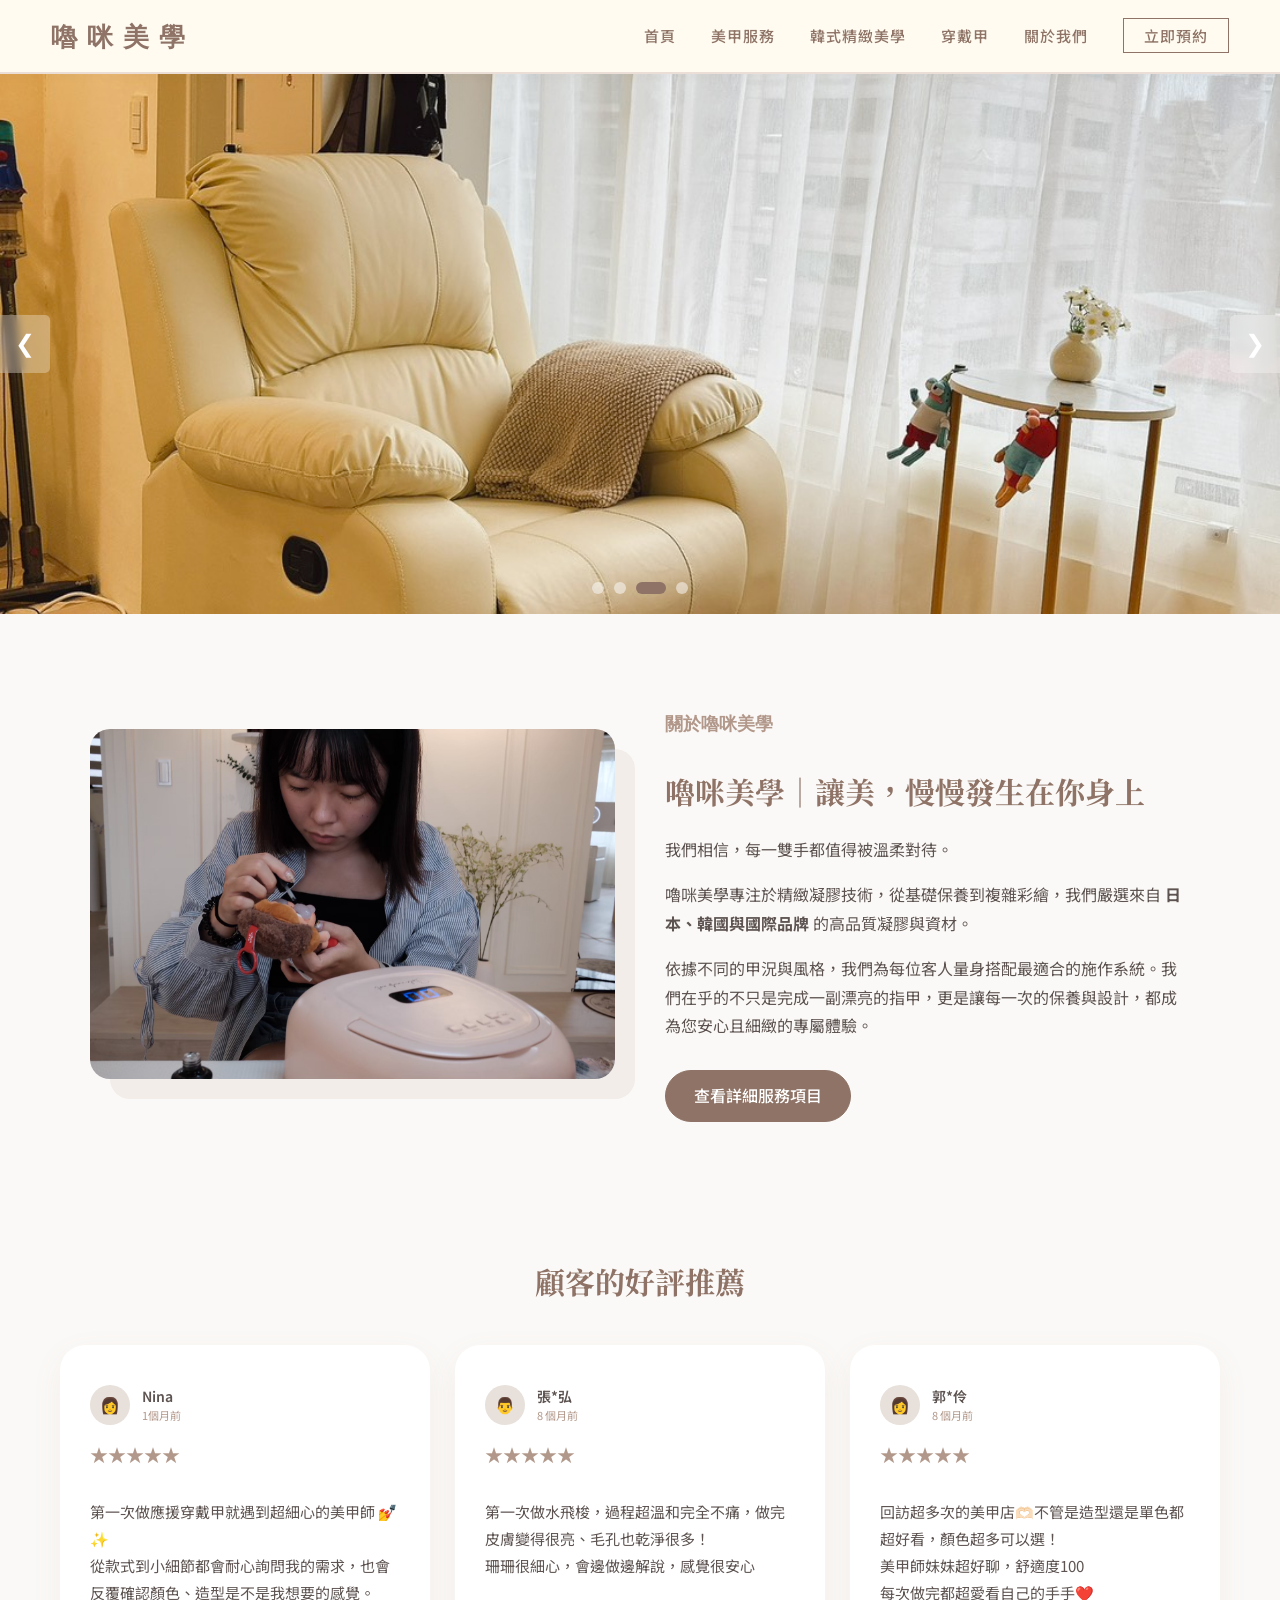
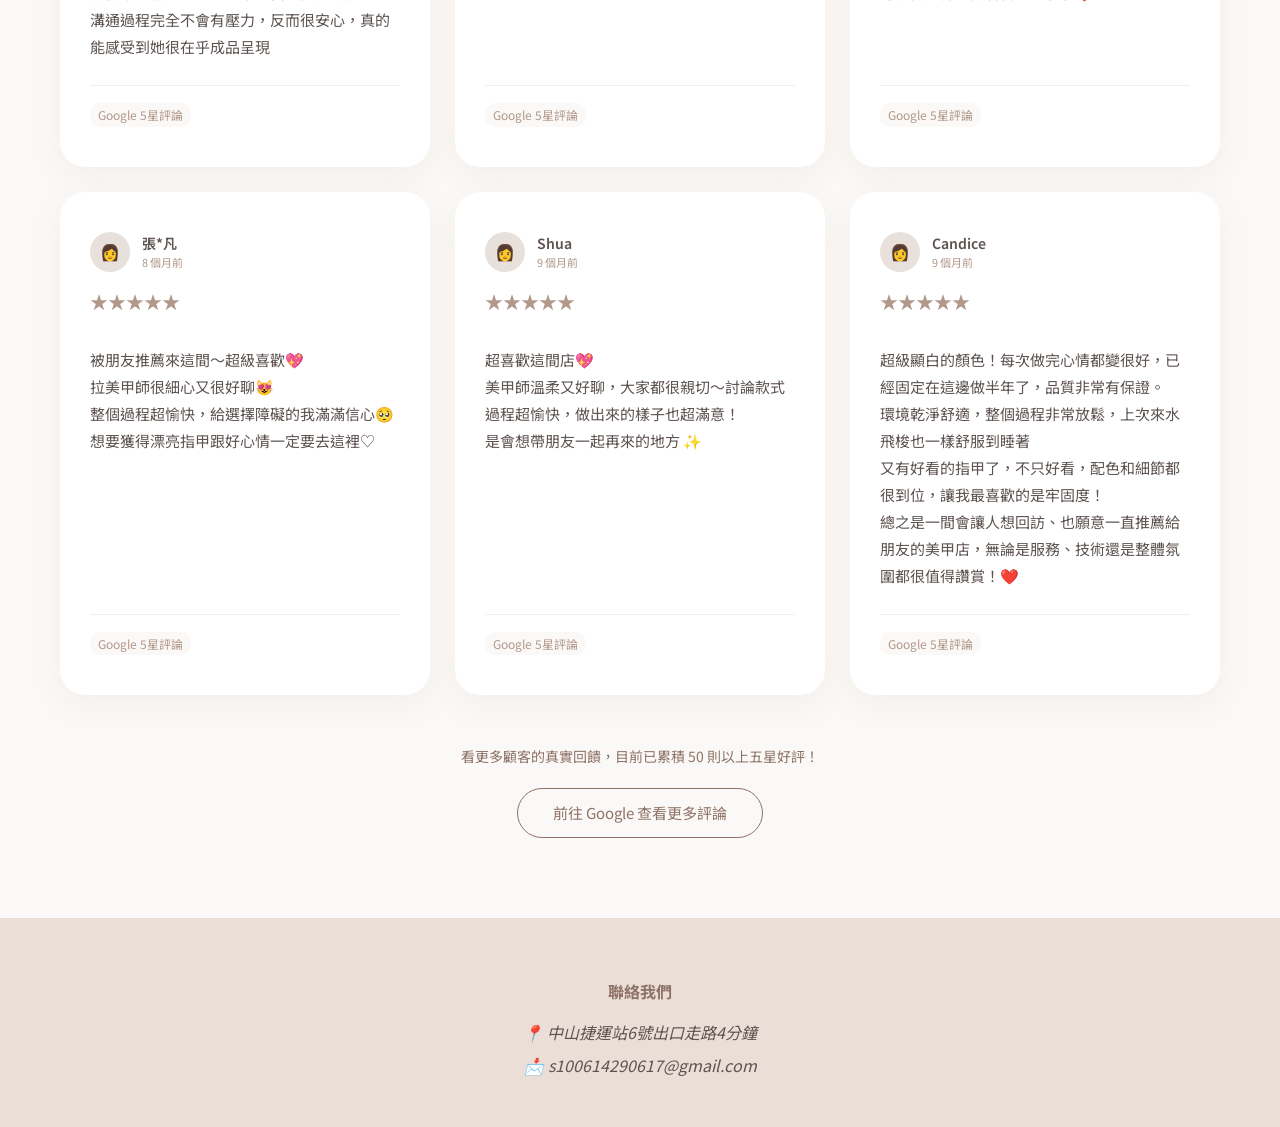
<file: index.html>
<!-- 首頁 -->
<!DOCTYPE html>
<html>
<head>
<meta charset="UTF-8">
<meta name="viewport" content="width=device-width, initial-scale=1.0"> 
<link rel="stylesheet" href="CSS/index.css">
<title>嚕咪美學 Lumi Beauty｜中山美甲・韓式水飛梭・小臉拉提・穿戴甲</title>
<script src="JS/index.js"></script>
</head>
<body>
	<!-- 選單位置 -->
 	<nav class="navbar">
	    <div class="nav-container">
	        <a href="index.html" class="logo">嚕 咪 美 學</a>
			
			<!-- 手機/小螢幕版的"漢堡選單按鈕" -->
	        <button class="menu-toggle" id="mobile-menu">
	            <span class="bar"></span>	<!-- 漢堡的一條線 -->
	            <span class="bar"></span>
	            <span class="bar"></span>
	        </button>
	        
	        <ul class="nav-links" id="nav-links">
	            <li><a href="index.html">首頁</a></li>
	            <li><a href="Manicure.html">美甲服務</a></li>
	            <li><a href="HydraFacial.html">韓式精緻美學</a></li>
	            <li><a href="press_nails.html">穿戴甲</a></li>
	            <li><a href="about.html">關於我們</a></li>
	            <li><a href="reserve.html" class="nav-cta">立即預約</a></li>
	        </ul>
    	</div>
	</nav>
	<!-- 圖片跑馬燈 -->
	<div >
        <div class="hero-carousel">
		    <div class="hero-track">
		        <div class="hero-slide active"><img src="img/Work_Environment/客廳.jpg" alt="舒服等候區"></div>
		        <div class="hero-slide"><img src="img/Work_Environment/按摩椅.jpg" alt="按摩椅"></div>
		        <div class="hero-slide"><img src="img/Work_Environment/足部區.jpg" alt="足部區"></div>
		        <div class="hero-slide"><img src="img/Work_Environment/色卡_1.JPEG" alt="色卡"></div>
		    </div>
		    
		    <button class="hero-prev">&#10094;</button>
		    <button class="hero-next">&#10095;</button>
		    
		    <!-- 跑馬燈下方圓點 -->
		    <div class="hero-dots">
		        <span class="dot active"></span>
		        <span class="dot"></span>
		        <span class="dot"></span>
		        <span class="dot"></span>
		    </div>
		</div>

		<!-- 關於我們 -->
		<section class="about-section">
		    <div class="about-container">
		        <div class="about-image">
		            <img src="img/Work_Environment/美甲師.jpg" alt="主理人工作照">
		        </div>
		        <div class="about-content">
		            <h2 class="section-subtitle">關於嚕咪美學</h2>
		            <h3 class="section-title">嚕咪美學｜讓美，慢慢發生在你身上</h3>
		            <div class="philosophy-text">
		                <p>我們相信，每一雙手都值得被溫柔對待。</p>
		                <p>
		                    嚕咪美學專注於精緻凝膠技術，從基礎保養到複雜彩繪，我們嚴選來自 <strong>日本、韓國與國際品牌</strong> 的高品質凝膠與資材。
		                </p>
		                <p>
		                    依據不同的甲況與風格，我們為每位客人量身搭配最適合的施作系統。我們在乎的不只是完成一副漂亮的指甲，更是讓每一次的保養與設計，都成為您安心且細緻的專屬體驗。
		                </p>
		            </div>
		            <a href="Manicure.html" class="about-btn">查看詳細服務項目</a>
		        </div>
		    </div>
		</section>
		
		<!-- 顧客的好評推薦 -->
		<section class="testimonials-section">
    <div class="container">
        <h2 class="section-title">顧客的好評推薦</h2>
        
        <div class="testimonial-grid">
            <div class="testimonial-card">
                <div class="client-header">
                    <div class="client-avatar">👩</div>
                    <div class="client-meta">
                        <span class="client-name">Nina</span>
	                	<span class="review-date">1個月前</span>
                    </div>
                </div>
                <div class="stars">★★★★★</div>
                <p class="review-text">
	                第一次做應援穿戴甲就遇到超細心的美甲師 💅✨<br>
					從款式到小細節都會耐心詢問我的需求，也會反覆確認顏色、造型是不是我想要的感覺。<br>
					溝通過程完全不會有壓力，反而很安心，真的能感受到她很在乎成品呈現
				</p>
                <div class="client-info">
                    <span class="verified-tag">Google 5星評論</span>
                </div>
            </div>

            <div class="testimonial-card">
                <div class="client-header">
                    <div class="client-avatar">👨</div>
                    <div class="client-meta">
                        <span class="client-name">張*弘</span>
                        <span class="review-date">8 個月前</span>
                    </div>
                </div>
                <div class="stars">★★★★★</div>
                <p class="review-text">
                	第一次做水飛梭，過程超溫和完全不痛，做完皮膚變得很亮、毛孔也乾淨很多！<br>
                	珊珊很細心，會邊做邊解說，感覺很安心
                </p>
                <div class="client-info">
                    <span class="verified-tag">Google 5星評論</span>
                </div>
            </div>

            <div class="testimonial-card">
                <div class="client-header">
                    <div class="client-avatar">👩</div>
                    <div class="client-meta">
                        <span class="client-name">郭*伶</span>
                        <span class="review-date">8 個月前</span>
                    </div>
                </div>
                <div class="stars">★★★★★</div>
                <p class="review-text">
                    回訪超多次的美甲店🫶🏻不管是造型還是單色都超好看，顏色超多可以選！<br>
                    美甲師妹妹超好聊，舒適度100<br>
					每次做完都超愛看自己的手手❤️
                </p>
                <div class="client-info">
                    <span class="verified-tag">Google 5星評論</span>
                </div>
            </div>

            <div class="testimonial-card">
                <div class="client-header">
                    <div class="client-avatar">👩</div>
                    <div class="client-meta">
                        <span class="client-name">張*凡</span>
                        <span class="review-date">8 個月前</span>
                    </div>
                </div>
                <div class="stars">★★★★★</div>
                <p class="review-text">
                	被朋友推薦來這間～超級喜歡💖<br>
                	拉美甲師很細心又很好聊😻<br>
                	整個過程超愉快，給選擇障礙的我滿滿信心🥺<br>
                	想要獲得漂亮指甲跟好心情一定要去這裡♡
                </p>
                <div class="client-info">
                    <span class="verified-tag">Google 5星評論</span>
                </div>
            </div>

            <div class="testimonial-card">
                <div class="client-header">
                    <div class="client-avatar">👩</div>
                    <div class="client-meta">
                        <span class="client-name">Shua</span>
                        <span class="review-date">9 個月前</span>
                    </div>
                </div>
                <div class="stars">★★★★★</div>
                <p class="review-text">
                	超喜歡這間店💖 <br>
                	美甲師溫柔又好聊，大家都很親切～討論款式過程超愉快，做出來的樣子也超滿意！<br>
                	是會想帶朋友一起再來的地方 ✨
                </p>
                <div class="client-info">
                    <span class="verified-tag">Google 5星評論</span>
                </div>
            </div>

            <div class="testimonial-card">
                <div class="client-header">
                    <div class="client-avatar">👩</div>
                    <div class="client-meta">
                        <span class="client-name">Candice</span>
                        <span class="review-date">9 個月前</span>
                    </div>
                </div>
                <div class="stars">★★★★★</div>
                <p class="review-text">
                	超級顯白的顏色！每次做完心情都變很好，已經固定在這邊做半年了，品質非常有保證。<br>
                	環境乾淨舒適，整個過程非常放鬆，上次來水飛梭也一樣舒服到睡著<br>
                	又有好看的指甲了，不只好看，配色和細節都很到位，讓我最喜歡的是牢固度！<br>
                	總之是一間會讓人想回訪、也願意一直推薦給朋友的美甲店，無論是服務、技術還是整體氛圍都很值得讚賞！❤️
                </p>
                <div class="client-info">
                    <span class="verified-tag">Google 5星評論</span>
                </div>
            </div>
            
        </div>

        <div class="google-link-wrapper">
            <p>看更多顧客的真實回饋，目前已累積 50 則以上五星好評！</p>
            <a href="#" target="_blank" class="google-review-btn">
                前往 Google 查看更多評論
            </a>
        </div>
    </div>
</section>
    </div>
	
	<footer class="footer">
	  <div class="footer-contact">
	    <h4>聯絡我們</h4>
	    
	    <address>
	      <p>
	        <span class="icon">📍</span> 
	        中山捷運站6號出口走路4分鐘
	      </p>
	      
	      <p>
	        <span class="icon">📩</span> 
	        s100614290617@gmail.com
	      </p>
	    </address>
	  </div>
	</footer>
	
	<div class="mobile-sticky-cta">
	    <a href="reserve.html" class="sticky-cta-btn">✨ 立即線上預約</a>
	</div>

</body>

</html>
</file>
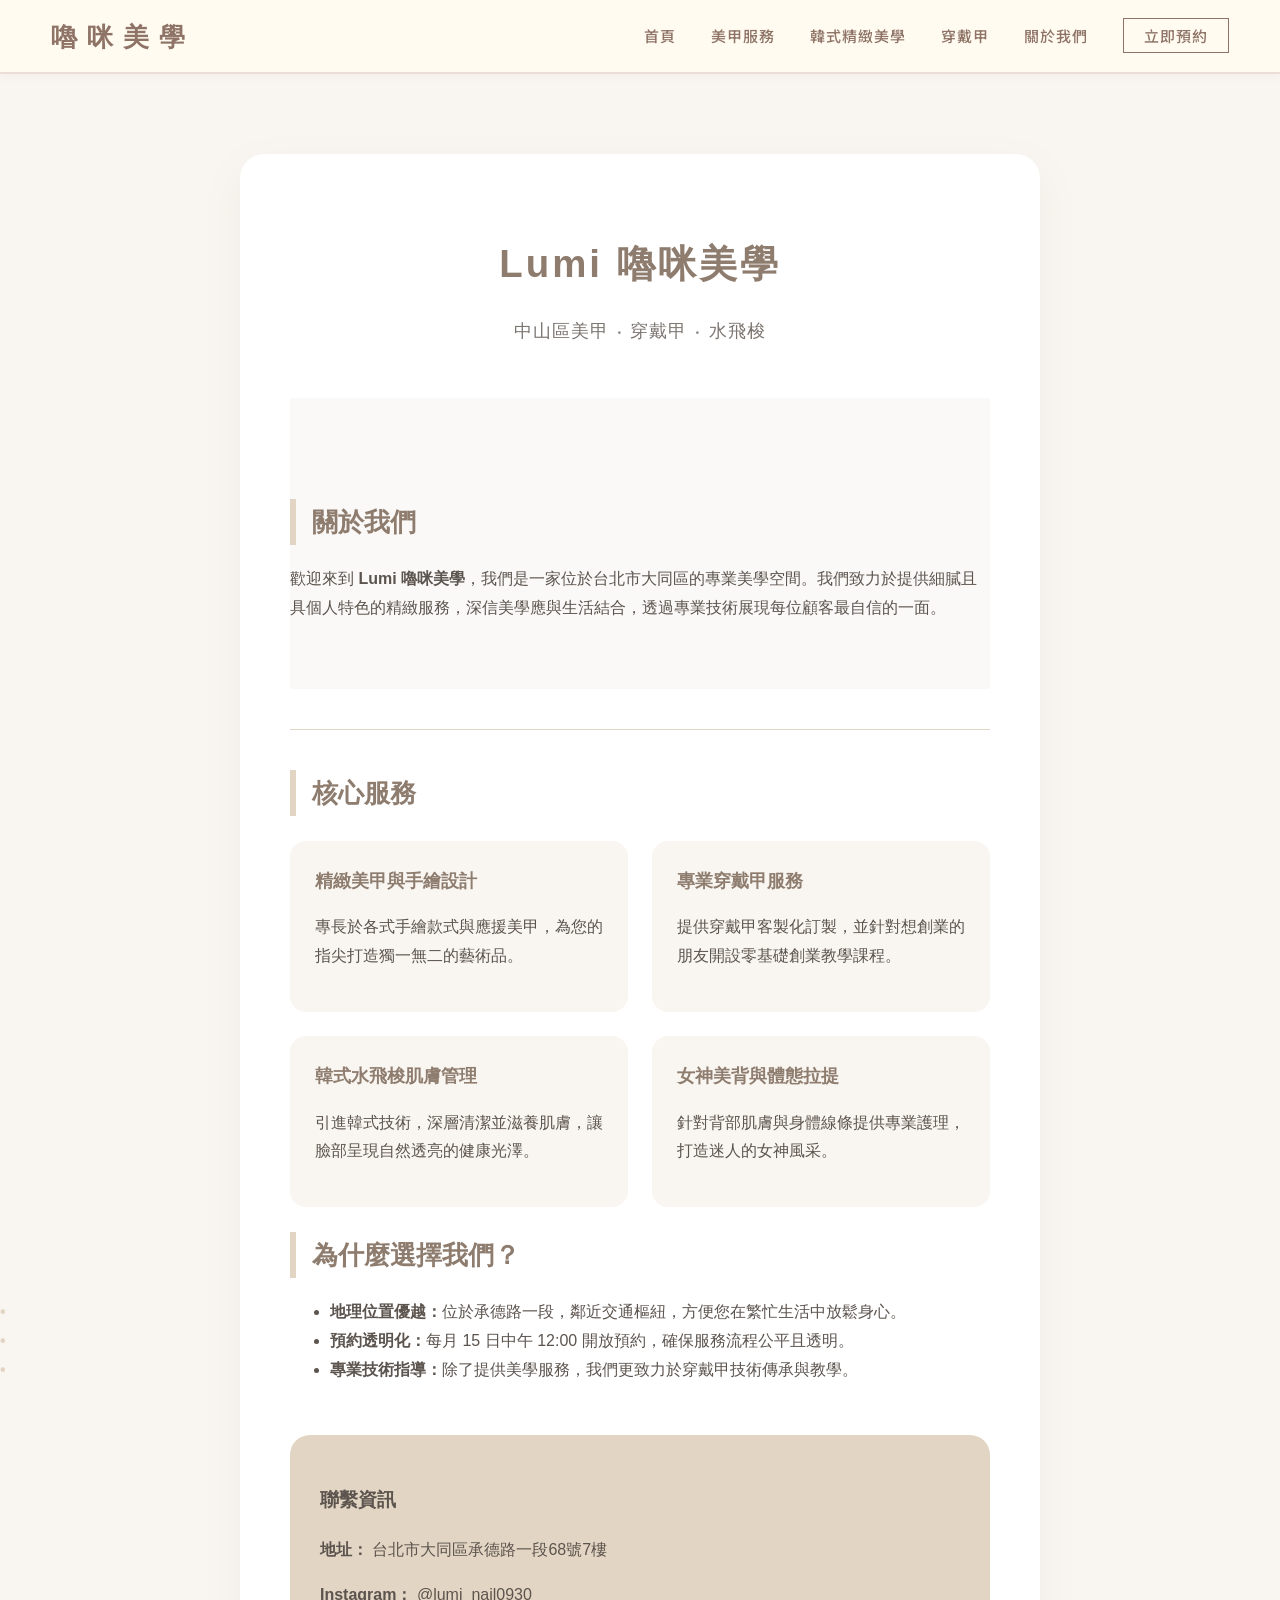
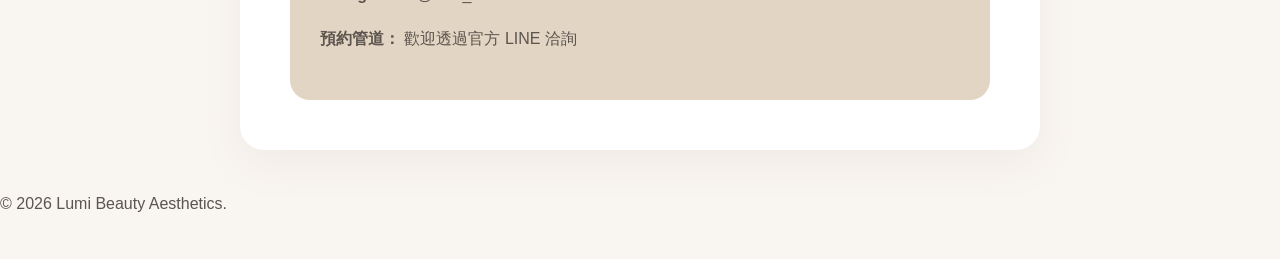
<file: about.html>
<!DOCTYPE html>
<html lang="zh-TW">
<head>
	<meta charset="UTF-8">
	<meta name="viewport" content="width=device-width, initial-scale=1.0"> 
	<link rel="stylesheet" href="CSS/index.css">
	<link rel="stylesheet" href="CSS/about.css">
	<title>嚕咪美學 Lumi Beauty｜中山美甲・韓式水飛梭・小臉拉提・穿戴甲</title>
	<script src="JS/index.js"></script>
</head>
<body>

<div class="container">
	<!-- 選單位置 -->
 	<nav class="navbar">
	    <div class="nav-container">
	        <a href="index.html" class="logo">嚕 咪 美 學</a>
			
			<!-- 手機/小螢幕版的"漢堡選單按鈕" -->
	        <button class="menu-toggle" id="mobile-menu">
	            <span class="bar"></span>	<!-- 漢堡的一條線 -->
	            <span class="bar"></span>
	            <span class="bar"></span>
	        </button>
	        
	        <ul class="nav-links" id="nav-links">
	            <li><a href="index.html">首頁</a></li>
	            <li><a href="Manicure.html">美甲服務</a></li>
	            <li><a href="HydraFacial.html">韓式精緻美學</a></li>
	            <li><a href="press_nails.html">穿戴甲</a></li>
	            <li><a href="#">關於我們</a></li>
	            <li><a href="reserve.html" class="nav-cta">立即預約</a></li>
	        </ul>
    	</div>
	</nav>
	
    <!-- 這裡是「關於我們」的專屬區塊 -->
<div class="about-page-wrapper">
    <div class="container">
        <header class="about-header">
            <h1>Lumi 嚕咪美學</h1>
            <p class="subtitle">中山區美甲 ‧ 穿戴甲 ‧ 水飛梭</p>
        </header>

        <section class="about-section">
            <h2>關於我們</h2>
            <p>歡迎來到 <strong>Lumi 嚕咪美學</strong>，我們是一家位於台北市大同區的專業美學空間。我們致力於提供細膩且具個人特色的精緻服務，深信美學應與生活結合，透過專業技術展現每位顧客最自信的一面。</p>
        </section>

        <hr class="divider">

        <section>
            <h2>核心服務</h2>
            <div class="service-grid">
                <div class="service-item">
                    <span class="service-title">精緻美甲與手繪設計</span>
                    <p>專長於各式手繪款式與應援美甲，為您的指尖打造獨一無二的藝術品。</p>
                </div>
                <div class="service-item">
                    <span class="service-title">專業穿戴甲服務</span>
                    <p>提供穿戴甲客製化訂製，並針對想創業的朋友開設零基礎創業教學課程。</p>
                </div>
                <div class="service-item">
                    <span class="service-title">韓式水飛梭肌膚管理</span>
                    <p>引進韓式技術，深層清潔並滋養肌膚，讓臉部呈現自然透亮的健康光澤。</p>
                </div>
                <div class="service-item">
                    <span class="service-title">女神美背與體態拉提</span>
                    <p>針對背部肌膚與身體線條提供專業護理，打造迷人的女神風采。</p>
                </div>
            </div>
        </section>

        <section class="highlights">
            <h2>為什麼選擇我們？</h2>
            <ul class="custom-list">
                <li><strong>地理位置優越：</strong>位於承德路一段，鄰近交通樞紐，方便您在繁忙生活中放鬆身心。</li>
                <li><strong>預約透明化：</strong>每月 15 日中午 12:00 開放預約，確保服務流程公平且透明。</li>
                <li><strong>專業技術指導：</strong>除了提供美學服務，我們更致力於穿戴甲技術傳承與教學。</li>
            </ul>
        </section>

        <footer class="info-box">
            <h3>聯繫資訊</h3>
            <div class="contact-info">
                <p><strong>地址：</strong> 台北市大同區承德路一段68號7樓</p>
                <p><strong>Instagram：</strong> @lumi_nail0930</p>
                <p><strong>預約管道：</strong> 歡迎透過官方 LINE 洽詢</p>
            </div>
        </footer>
    </div>

    <div class="copyright">
        &copy; 2026 Lumi Beauty Aesthetics.
    </div>
</div>

</body>
</html>
</file>
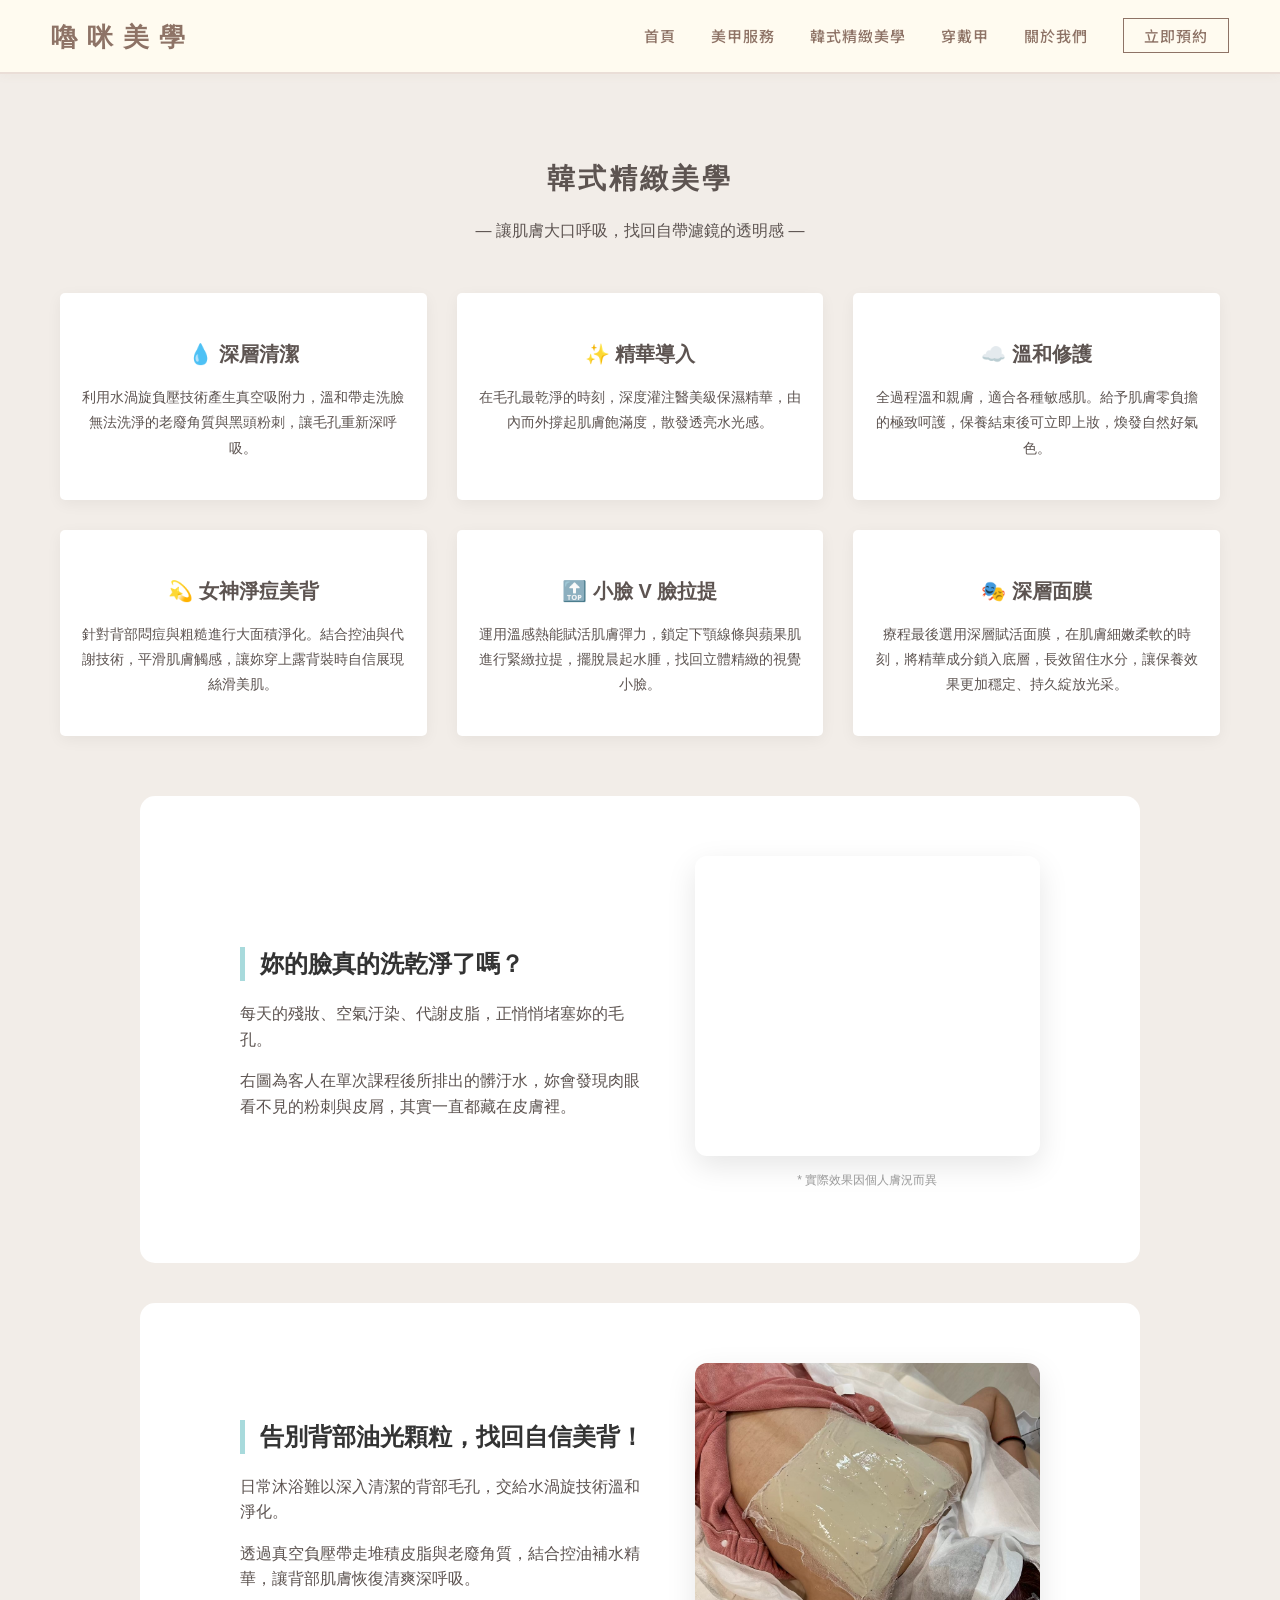
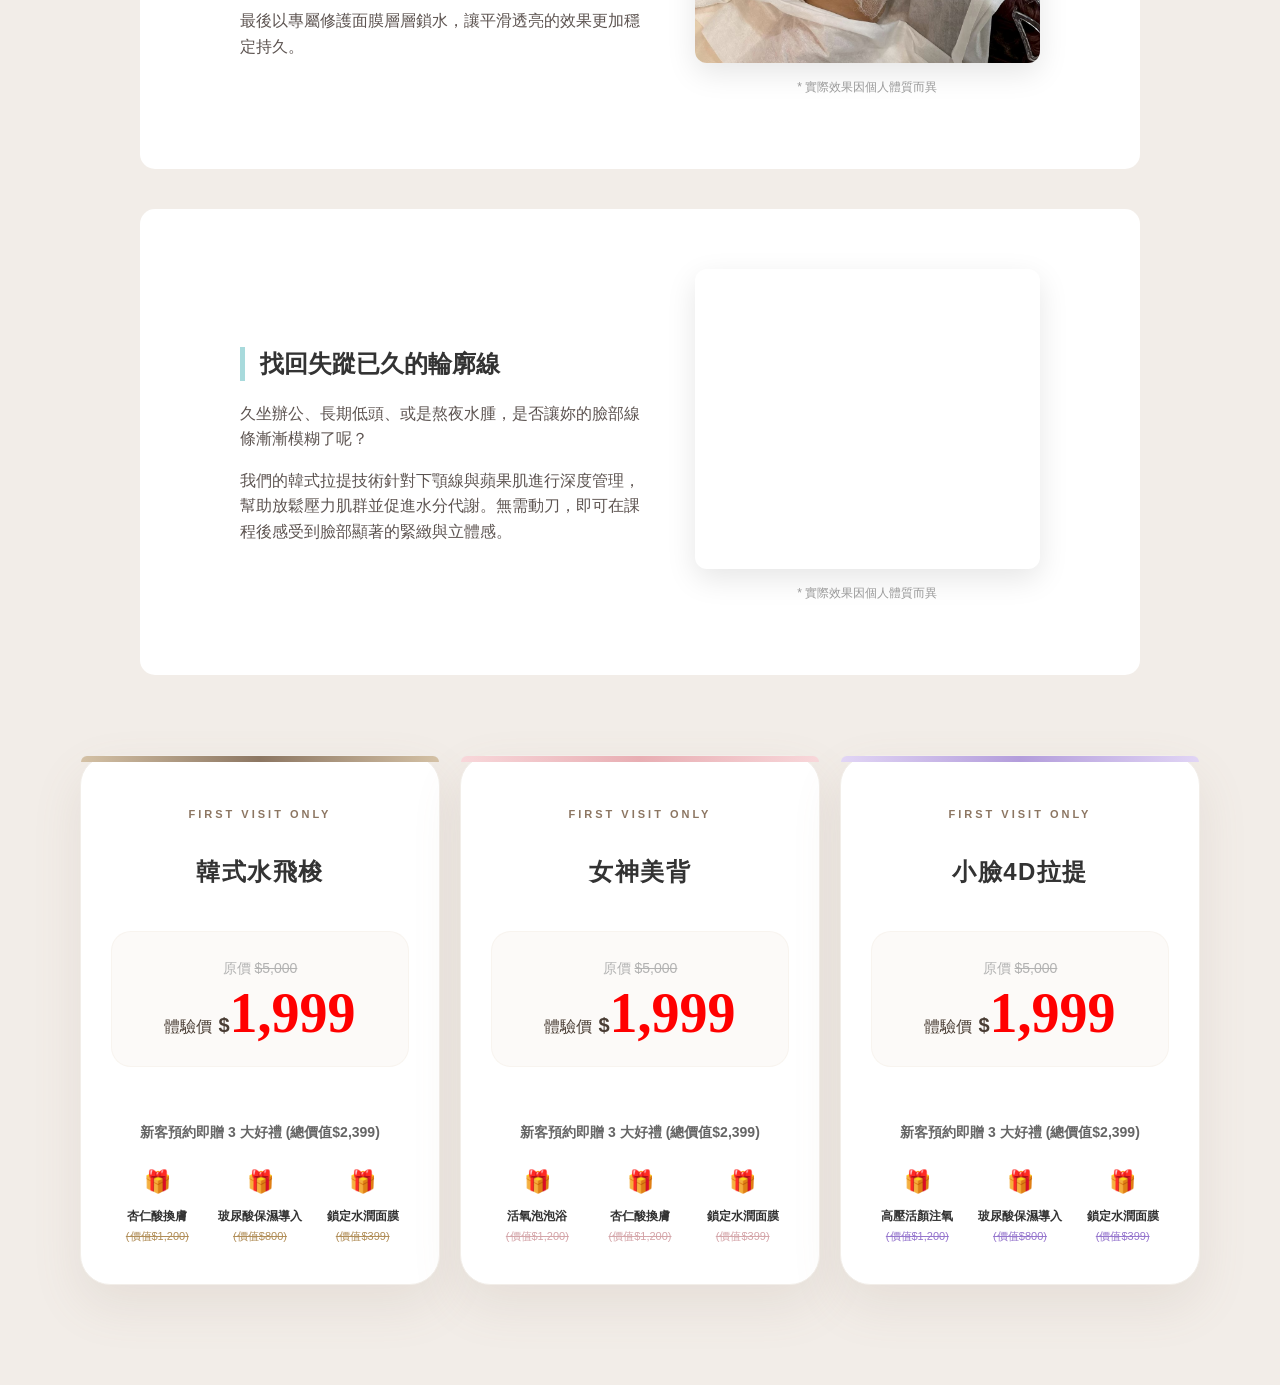
<file: HydraFacial.html>
<!-- 水飛梭 -->
<!DOCTYPE html>
<html>
<head>
	<meta charset="UTF-8">
	<link rel="stylesheet" href="CSS/HydraFacial.css">
	<link rel="stylesheet" href="CSS/index.css">
	<title>嚕咪美學 Lumi Beauty｜中山美甲・韓式水飛梭・小臉拉提・穿戴甲</title>
	<script src="JS/index.js"></script>
</head>
<body>
	 <nav class="navbar">
	    <div class="nav-container">
	        <a href="index.html" class="logo">嚕 咪 美 學</a>
			
			<!-- 手機/小螢幕版的"漢堡選單按鈕" -->
	        <button class="menu-toggle" id="mobile-menu">
	            <span class="bar"></span>	<!-- 漢堡的一條線 -->
	            <span class="bar"></span>
	            <span class="bar"></span>
	        </button>
	        
	        <ul class="nav-links" id="nav-links">
	            <li><a href="index.html">首頁</a></li>
	            <li><a href="Manicure.html">美甲服務</a></li>
	            <li><a href="HydraFacial.html">韓式精緻美學</a></li>
	            <li><a href="press_nails.html">穿戴甲</a></li>
	            <li><a href="#">關於我們</a></li>
	            <li><a href="#" class="nav-cta">立即預約</a></li>
	        </ul>
    	</div>
	</nav>
	
	<section class="aqua-peel-section">
	    <div class="section-header">
	        <h2>韓式精緻美學</h2>
	        <p>— 讓肌膚大口呼吸，找回自帶濾鏡的透明感 —</p>
	    </div>
	
	    <div class="features-container">
		    <div class="feature-card">
		        <h3>💧 深層清潔</h3>
		        <p>利用水渦旋負壓技術產生真空吸附力，溫和帶走洗臉無法洗淨的老廢角質與黑頭粉刺，讓毛孔重新深呼吸。</p>
		    </div>
		
		    <div class="feature-card">
		        <h3>✨ 精華導入</h3>
		        <p>在毛孔最乾淨的時刻，深度灌注醫美級保濕精華，由內而外撐起肌膚飽滿度，散發透亮水光感。</p>
		    </div>
		
		    <div class="feature-card">
		        <h3>☁️ 溫和修護</h3>
		        <p>全過程溫和親膚，適合各種敏感肌。給予肌膚零負擔的極致呵護，保養結束後可立即上妝，煥發自然好氣色。</p>
		    </div>
		
		    <div class="feature-card">
		        <h3>💫 女神淨痘美背</h3>
		        <p>針對背部悶痘與粗糙進行大面積淨化。結合控油與代謝技術，平滑肌膚觸感，讓妳穿上露背裝時自信展現絲滑美肌。</p>
		    </div>
		
		    <div class="feature-card">
		        <h3>🔝 小臉 V 臉拉提</h3>
		        <p>運用溫感熱能賦活肌膚彈力，鎖定下顎線條與蘋果肌進行緊緻拉提，擺脫晨起水腫，找回立體精緻的視覺小臉。</p>
		    </div>
		
		    <div class="feature-card">
		        <h3>🎭 深層面膜</h3>
		        <p>療程最後選用深層賦活面膜，在肌膚細嫩柔軟的時刻，將精華成分鎖入底層，長效留住水分，讓保養效果更加穩定、持久綻放光采。</p>
		    </div>
		</div>
		
		<!-- 水飛梭 -->
	    <div class="aqua-main-section">
		    <div class="aqua-content-flex">
		        
		        <div class="aqua-text-box">
		            <h3>妳的臉真的洗乾淨了嗎？</h3>
		            <p>每天的殘妝、空氣汙染、代謝皮脂，正悄悄堵塞妳的毛孔。</p>
		            <p>右圖為客人在單次課程後所排出的髒汙水，妳會發現肉眼看不見的粉刺與皮屑，其實一直都藏在皮膚裡。</p>
		        </div>
		
		        <div class="aqua-video-container">
		            <div class="video-crop-frame">
		                <video class="aqua-video-style" autoplay muted loop playsinline>
		                    <source src="img/水飛梭/吸出來的粉刺水.mp4" type="video/mp4">
		                </video>
		            </div>
		            <p class="video-caption">* 實際效果因個人膚況而異</p>
		        </div>
		
		    </div>
		</div>
		
		<!-- 女神美背 -->
		<div class="aqua-main-section">
		    <div class="aqua-content-flex">
		        
		        <div class="aqua-text-box">
		            <h3>告別背部油光顆粒，找回自信美背！</h3>
		            <p>日常沐浴難以深入清潔的背部毛孔，交給水渦旋技術溫和淨化。</p>
		            <p>透過真空負壓帶走堆積皮脂與老廢角質，結合控油補水精華，讓背部肌膚恢復清爽深呼吸。</p>
		            <p>最後以專屬修護面膜層層鎖水，讓平滑透亮的效果更加穩定持久。</p>
		        </div>
		
		        <div class="aqua-video-container">
		            <div class="video-crop-frame">
					    <img src="img/水飛梭/美背.jpg" class="aqua-video-style" alt="美背療程展示">
					</div>
		            <p class="video-caption">* 實際效果因個人體質而異</p>
		        </div>
		
		    </div>
		</div>
		
		<!-- 小臉拉提 -->
		<div class="aqua-main-section">
		    <div class="aqua-content-flex" > 
		        
		        <div class="aqua-text-box">
		            <h3>找回失蹤已久的輪廓線</h3>
		            <p>久坐辦公、長期低頭、或是熬夜水腫，是否讓妳的臉部線條漸漸模糊了呢？</p>
		            <p>我們的韓式拉提技術針對下顎線與蘋果肌進行深度管理，幫助放鬆壓力肌群並促進水分代謝。無需動刀，即可在課程後感受到臉部顯著的緊緻與立體感。</p>
		        </div>
		
		        <div class="aqua-video-container">
		            <div class="video-crop-frame">
		                <video class="aqua-video-style" autoplay muted loop playsinline>
		                    <source src="img/水飛梭/拉提.mp4" type="video/mp4">
		                </video>
		            </div>
		            <p class="video-caption">* 實際效果因個人體質而異</p>
		        </div>
		
		    </div>
		</div>
		
		<!-- 水飛梭 -->
		<div class="offer-wrapper">
			<div class="new-guest-offer gold">
			    <div class="offer-header">
			        <span class="offer-badge">First Visit Only</span>
			        <h2 class="offer-title">韓式水飛梭</h2>
			    </div>
			    
			    <div class="offer-body">
			        <div class="offer-price">
			            <span class="original-line">原價 <span class="strikethrough">$5,000</span></span>
			            <div class="main-price">
			                <span class="price-label">體驗價</span>
			                <span class="currency">$</span>
			                <span class="discount-amount">1,999</span>
			            </div>
			        </div>
			        
			        <div class="gift-container">
			            <p class="gift-header">新客預約即贈 3 大好禮 <span>(總價值$2,399)</span></p>
			            <div class="gift-grid">
			                <div class="gift-item">
							    <div class="gift-icon">🎁</div>
							    <div class="gift-name">杏仁酸換膚<br><span class="strikethrough">(價值$1,200)</span></div>
							</div>
			                <div class="gift-item">
			                    <div class="gift-icon">🎁</div>
			                    <div class="gift-name">玻尿酸保濕導入<br><span class="strikethrough">(價值$800)</span></div>
			                </div>
			                <div class="gift-item">
			                    <div class="gift-icon">🎁</div>
			                    <div class="gift-name">鎖定水潤面膜<br><span class="strikethrough">(價值$399)</span></div>
			                </div>
			            </div>
			        </div>
			    </div>
			</div>
			<!-- 女神美背 -->
			<div class="new-guest-offer pink">
			    <div class="offer-header">
			        <span class="offer-badge">First Visit Only</span>
			        <h2 class="offer-title">女神美背</h2>
			    </div>
			    <div class="offer-body">
			        <div class="offer-price">
			            <span class="original-line">原價 <span class="strikethrough">$5,000</span></span>
			            <div class="main-price">
			                <span class="price-label">體驗價</span>
			                <span class="currency">$</span>
			                <span class="discount-amount">1,999</span>
			            </div>
			        </div>
			        <div class="gift-container">
			            <p class="gift-header">新客預約即贈 3 大好禮 <span>(總價值$2,399)</span></p>
			            <div class="gift-grid">
			                <div class="gift-item">
							    <div class="gift-icon">🎁</div>
							    <div class="gift-name">活氧泡泡浴<br><span class="strikethrough">(價值$1,200)</span></div>
							</div>
			                <div class="gift-item">
			                    <div class="gift-icon">🎁</div>
			                    <div class="gift-name">杏仁酸換膚<br><span class="strikethrough">(價值$1,200)</span></div>
			                </div>
			                <div class="gift-item">
			                    <div class="gift-icon">🎁</div>
			                    <div class="gift-name">鎖定水潤面膜<br><span class="strikethrough">(價值$399)</span></div>
			                </div>
			            </div>
			        </div>
			    </div>
			</div>
			
			<!-- 小臉4D拉提 -->
		<div class="new-guest-offer purple">
		    <div class="offer-header">
		        <span class="offer-badge">First Visit Only</span>
		        <h2 class="offer-title">小臉4D拉提</h2>
		    </div>
		    <div class="offer-body">
		        <div class="offer-price">
		            <span class="original-line">原價 <span class="strikethrough">$5,000</span></span>
		            <div class="main-price">
		                <span class="price-label">體驗價</span>
		                <span class="currency">$</span>
		                <span class="discount-amount">1,999</span>
		            </div>
		        </div>
		        <div class="gift-container">
		            <p class="gift-header">新客預約即贈 3 大好禮 <span>(總價值$2,399)</span></p>
		            <div class="gift-grid">
		                <div class="gift-item">
						    <div class="gift-icon">🎁</div>
						    <div class="gift-name">高壓活顏注氧<br><span class="strikethrough">(價值$1,200)</span></div>
						</div>
		                <div class="gift-item">
		                    <div class="gift-icon">🎁</div>
		                    <div class="gift-name">玻尿酸保濕導入<br><span class="strikethrough">(價值$800)</span></div>
		                </div>
		                <div class="gift-item">
		                    <div class="gift-icon">🎁</div>
		                    <div class="gift-name">鎖定水潤面膜<br><span class="strikethrough">(價值$399)</span></div>
		                </div>
		            </div>
		        </div>
		    </div>
		</div>
		</div>
		
	</section>
</body>
</html>
</file>
<file: CSS/index.css>
@charset "UTF-8";

/* --- 1. 引入字體 --- */
@import url('https://fonts.googleapis.com/css2?family=Noto+Serif+TC:wght@400;700&family=Noto+Sans+TC:wght@300;400;500&family=Playfair+Display:wght@700&display=swap');

/* --- 2. 核心色調與變數 --- */
:root {
    --primary-color: #8E7366;       /* 標題、重點按鈕、邊框 */
    --accent-color: #B298DC;        /* 提示、連結 Hover、強調小圖示 */
    --text-dark: #5D5451;           /* 一般內文、副標題 */
    --bg-main: #F2EDE8;             /* 網站大背景、區塊間隔 */
    --bg-card: #FBF9F7;             /* 卡片容器、導覽列背景 */
    --white: #FFFFFF;               
    --footer-bg: #EADED7;           /* 補足：頁尾背景色 */
}

/* --- 3. 基礎設定 --- */
* {
    box-sizing: border-box;         /* 確保 padding 不會撐破寬度 */
}

body {
    background-color: var(--bg-main);
    color: var(--text-dark);
    font-family: 'Noto Sans TC', "Microsoft JhengHei", sans-serif;
    line-height: 1.6;
    margin: 0;
    padding: 0;
    overflow-x: hidden;             /* 禁止水平捲軸出現 */
}

/* --- 選單位置 --- */
.navbar {
    background: #FFFBF0;
    padding: 15px 0;
    position: sticky;               /* 黏在畫面最上方 */
    top: 0;
    z-index: 1000;
    border-bottom: 2px solid #EADED7;
    box-shadow: 0 2px 10px rgba(142, 115, 102, 0.05);
    width: 100%;
}

.nav-container {
    width: 92%;
    max-width: 1400px;
    margin: 0 auto;
    display: flex;
    justify-content: space-between; /* Logo 在左，選單在右 */
    align-items: center;
}

.logo {
    text-decoration: none;
    font-family: 'Playfair Display', serif;
    font-size: 26px;
    letter-spacing: 2px;
    color: #8E7366;
    font-weight: 700;
    flex-shrink: 0;
    white-space: nowrap;
}

/* 電腦版選單基礎樣式 */
.nav-links {
    display: flex;
    list-style: none;
    margin: 0;
    padding: 0;
    align-items: center;
}

.nav-links li {
    margin-left: 35px;
}

.nav-links a {
    text-decoration: none;
    color: #8E7366;
    font-size: 15px;
    font-weight: 500;
    letter-spacing: 1px;
    position: relative;
    padding-bottom: 5px;
    transition: color 0.3s ease;
}

.nav-links a::after {
    content: '';
    position: absolute;
    width: 0;
    height: 1px;
    bottom: 0;
    left: 50%;
    background-color: #8E7366;
    transition: 0.3s ease;
    transform: translateX(-50%);
}

.nav-links a:hover::after {
    width: 100%;
}

/* 立即預約按鈕 */
.nav-cta {
    border: 1px solid #8E7366;
    padding: 6px 20px !important;
    border-radius: 0px;
    font-size: 14px;
}

.nav-cta:hover {
    background-color: #8E7366;
    color: #FFF !important;
}

/* 漢堡按鈕：電腦版隱藏 */
.menu-toggle {
    display: none;
    flex-direction: column;
    justify-content: space-between;
    height: 18px;
    width: 25px;
    cursor: pointer;
    background: none;
    border: none;
    padding: 0;
    z-index: 1100;
}

.menu-toggle .bar {
    height: 3px;
    width: 100%;
    background-color: #8E7366;
    border-radius: 10px;
    transition: all 0.3s ease;
}

/* --- 圖片跑馬燈 --- */
.hero-carousel {
    position: relative;
    width: 100%;
    height: 60vh; 
    min-height: 300px;
    overflow: hidden;
    background-color: #E8E0D9;
}

.hero-track {
    width: 100%;
    height: 100%;
    position: relative;
}

.hero-slide {
    position: absolute;
    top: 0;
    left: 0;
    width: 100%;
    height: 100%;
    opacity: 0;
    transition: opacity 0.8s ease-in-out;
    z-index: 1;
}

.hero-slide.active {
    opacity: 1;
    z-index: 2;
}

.hero-slide img {
    width: 100%;
    height: 100%;
    object-fit: cover;
}

/* 左右箭頭 */
.hero-prev, .hero-next {
    position: absolute;
    top: 50%;
    transform: translateY(-50%);
    background: rgba(255, 255, 255, 0.3);
    border: none;
    color: white;
    font-size: 24px;
    padding: 15px;
    cursor: pointer;
    z-index: 10;
    border-radius: 0 5px 5px 0;
    backdrop-filter: blur(5px);
    transition: background 0.3s;
}

.hero-next {
    right: 0;
    border-radius: 5px 0 0 5px;
}

.hero-prev:hover, .hero-next:hover {
    background: rgba(142, 115, 102, 0.6);
}

/* 輪播指示點 */
.hero-dots {
    position: absolute;
    bottom: 20px;
    left: 50%;
    transform: translateX(-50%);
    z-index: 10;
    display: flex;
    gap: 10px;
}

.dot {
    width: 12px;
    height: 12px;
    background: rgba(255, 255, 255, 0.5);
    border-radius: 50%;
    cursor: pointer;
    transition: all 0.3s ease;
}

.dot.active {
    background: #8E7366;
    width: 30px;
    border-radius: 10px;
}

/* --- 關於我們 --- */
.about-section {
    padding: 80px 0 50px 0;
    background-color: #FBF9F7;
}

.about-container {
    width: 90%;
    max-width: 1100px;
    margin: 0 auto;
    display: flex;
    align-items: center;
    gap: 50px;
}

.about-image, .about-content {
    flex: 1;
    min-width: 300px;
}

.about-image img {
    width: 100%;
    height: auto;
    border-radius: 20px;
    box-shadow: 20px 20px 0px #F2EDE8;
}

.section-subtitle {
    font-family: 'Playfair Display', serif;
    color: #B2988A;
    font-size: 18px;
    margin-bottom: 10px;
}

.section-title {
    color: #8E7366;
    font-family: 'Noto Serif TC', serif;
    font-size: 30px;
    margin-bottom: 20px;
}

.about-content p {
    color: #5D5451;
    margin-bottom: 15px;
    line-height: 1.8;
}

.about-btn {
    text-decoration: none;
    display: inline-block;
    color: var(--white);
    background-color: var(--primary-color);
    padding: 12px 28px;
    border-radius: 50px;
    font-weight: 500;
    transition: all 0.3s ease;
    border: 1px solid var(--primary-color);
    margin-top: 15px;
}

.about-btn:visited {
    color: var(--white);
}

.about-btn:hover {
    background-color: transparent;
    color: var(--primary-color);
    box-shadow: 0 4px 12px rgba(142, 115, 102, 0.2);
}

/* --- 好評區塊主容器 --- */
.testimonials-section {
    padding: 60px 0 80px 0;
    background-color: #FBF9F7;
    text-align: center;
}

/* 運用 Flex 與 RWD 重新配置 */
.testimonial-grid {
    display: flex;
    flex-wrap: wrap;
    justify-content: center;
    gap: 25px;
    margin: 40px auto;
    max-width: 1200px;
    padding: 0 20px;
}

/* 改動：讓網頁在不同螢幕下自動計算最美寬度 */
.testimonial-card {
    flex: 1 1 calc(33.333% - 25px); /* 電腦端預設一排三個 */
    min-width: 290px;               /* 確保手機板有安全肥度，不至變形 */
    max-width: 380px;               /* 限制最大寬度避免過寬 */
    background: #ffffff;
    padding: 40px 30px;
    border-radius: 25px;
    box-shadow: 0 10px 30px rgba(142, 115, 102, 0.08);
    transition: 0.3s ease;
    display: flex;
    flex-direction: column;
    text-align: left;               /* 卡片內部文案維持左對齊 */
}

.testimonial-card:hover {
    transform: translateY(-10px);
}

.client-header {
    display: flex;
    align-items: center;
    gap: 12px;
    margin-bottom: 15px;
}

.client-avatar {
    width: 40px;
    height: 40px;
    background-color: #E8E0DA;
    color: #8E7366;
    border-radius: 50%;
    display: flex;
    align-items: center;
    justify-content: center;
    font-weight: bold;
    font-size: 16px;
    flex-shrink: 0;
}

.client-meta {
    display: flex;
    flex-direction: column;
}

.client-name {
    color: #5D5451;
    font-weight: 600;
    font-size: 14px;
}

.review-date {
    font-size: 11px;
    color: #B2988A;
}

.stars {
    color: #B2988A;
    font-size: 18px;
    margin-bottom: 15px;
}

.review-text {
    color: #5D5451;
    line-height: 1.8;
    font-size: 15px;
    margin-bottom: 25px;
    font-style: normal; /* 移除原本的斜體，優化中文閱讀體驗 */
    flex-grow: 1;       /* 讓內文自動填滿，維持卡片底部按鈕高度一致 */
}

.client-info {
    border-top: 1px solid #F2EDE8;
    padding-top: 15px;
}

.verified-tag {
    font-size: 12px;
    color: #B2988A;
    background: #FBF9F7;
    padding: 2px 8px;
    border-radius: 10px;
    display: inline-block;
}

.google-link-wrapper {
    margin-top: 50px;
    padding: 0 20px;
}

.google-link-wrapper p {
    color: #8E7366;
    font-size: 14px;
    margin-bottom: 20px;
}

.google-review-btn {
    display: inline-block;
    padding: 12px 35px;
    border: 1px solid #8E7366;
    color: #8E7366;
    text-decoration: none;
    border-radius: 50px;
    transition: 0.3s;
    font-size: 15px;
}

.google-review-btn:hover {
    background-color: #8E7366;
    color: #ffffff;
}

/* --- 底下聯絡資訊 --- */
.footer {
    background-color: var(--footer-bg);
    padding: 40px 20px;
    text-align: center;
}

.footer-contact h4 {
    color: #8E7366;
    margin-bottom: 15px;
}

.footer p {
    margin: 8px 0;
}

/* --- 手機版常駐預約條 --- */
.mobile-sticky-cta {
    display: none;
    position: fixed;
    bottom: 0;
    left: 0;
    width: 100%;
    background: linear-gradient(to top, rgba(255,255,255,1) 85%, rgba(255,255,255,0) 100%);
    padding: 12px 20px 28px 20px; /* 避開 iPhone 下方 Home Indicator */
    z-index: 9999;
    box-shadow: 0 -6px 25px rgba(124, 98, 82, 0.08);
}

.sticky-cta-btn {
    display: block;
    width: 100%;
    background-color: var(--primary-color);
    color: var(--white); /* 修正：原本變數未定義改用 var(--white) */
    text-align: center;
    text-decoration: none;
    padding: 14px;
    border-radius: 30px;
    font-size: 1.1rem;
    font-weight: bold;
    letter-spacing: 1px;
    box-shadow: 0 5px 18px rgba(124, 98, 82, 0.3);
}

/* --------------------------------------------------- */
/* --- 5. 響應式手機/平板版優化 (Media Queries) --- */

@media (max-width: 992px) {
    .testimonial-card {
        flex: 1 1 calc(50% - 25px); /* 平板端一排兩個 */
    }
}

@media (max-width: 768px) {
    body {
        padding-bottom: 90px; /* 防止底部內容被 Sticky CTA 擋住 */
    }

    .mobile-sticky-cta {
        display: block;
    }

    /* 漢堡按鈕轉 X 動畫基礎設定 */
    .menu-toggle {
        display: flex;
    }

    /* 手機版選單：由橫變豎，預設隱藏在右側上方 */
    .nav-links {
        position: fixed;
        top: 68px; /* 根據 Navbar 高度微調 */
        right: -100%;
        flex-direction: column;
        background-color: #FFFBF0;
        width: 100%;
        height: calc(100vh - 68px);
        transition: 0.3s ease-in-out;
        padding-top: 40px;
        align-items: center;
        box-shadow: 0 10px 15px rgba(142, 115, 102, 0.05);
    }

    /* 當 JS 觸發 active 時彈出選單 */
    .nav-links.active {
        right: 0;
    }

    .nav-links li {
        margin: 20px 0;
    }

    .nav-links a {
        font-size: 18px;
    }

    /* 關於我們 RWD 轉換 */
    .about-container {
        flex-direction: column;
        gap: 30px;
        text-align: center;
    }

    .about-image img {
        box-shadow: 0px 15px 0px #F2EDE8; /* 手機版改為向下落實陰影 */
    }

    /* 好評區塊 RWD 轉換 */
    .testimonial-grid {
        flex-direction: column;
        align-items: center;
    }

    .testimonial-card {
        width: 100%;
        max-width: 100%;
    }
}

/* --- 6. 動畫觸發狀態 --- */
.menu-toggle.is-active .bar:nth-child(1) {
    transform: translateY(7.5px) rotate(45deg);
}
.menu-toggle.is-active .bar:nth-child(2) {
    opacity: 0;
}
.menu-toggle.is-active .bar:nth-child(3) {
    transform: translateY(-7.5px) rotate(-45deg);
}
</file>
<file: CSS/about.css>
/* ============================================================
   Lumi 嚕咪美學 - 關於我們專屬樣式 (奶油奶茶色系)
   核心邏輯：所有樣式前綴皆加上 .about-page-wrapper，避免影響 navbar
   ============================================================ */

/* 1. 僅針對內容區塊定義變數與基礎字體 */
.about-page-wrapper {
    --cream-bg: #f9f5f0;       /* 背景奶油色 */
    --milk-tea: #e2d5c3;       /* 淺奶茶色 */
    --accent-brown: #8e7d6f;   /* 莫蘭迪深棕 */
    --text-color: #5c544e;     /* 深褐文字 */
    --white: #ffffff;

    font-family: "PingFang TC", "Microsoft JhengHei", sans-serif;
    background-color: var(--cream-bg); /* 只讓 wrapper 變奶油色，不影響 body */
    color: var(--text-color);
    line-height: 1.8;
    padding: 40px 0;
}

/* 2. 強制隔離：確保內部文字不會繼承外部 navbar 的顏色，也不會影響外部 */
.about-page-wrapper p, 
.about-page-wrapper span, 
.about-page-wrapper li {
    color: var(--text-color) !important;
}

/* 3. 內容容器 */
.about-page-wrapper .container {
    max-width: 800px;
    margin: 40px auto;
    padding: 50px;
    background-color: var(--white);
    border-radius: 24px;
    box-shadow: 0 15px 40px rgba(142, 125, 111, 0.08);
}

/* 4. 標題區塊 - 嚴格限制在 wrapper 內 */
.about-page-wrapper header {
    text-align: center !important;
    margin-bottom: 50px !important;
    background: transparent !important; /* 避免繼承導航欄背景 */
    box-shadow: none !important;
}

.about-page-wrapper h1 {
    color: var(--accent-brown) !important;
    font-size: 2.4rem !important;
    letter-spacing: 3px !important;
    margin-bottom: 8px !important;
    border: none !important;
}

.about-page-wrapper .subtitle {
    font-size: 1.1rem;
    color: var(--accent-brown);
    letter-spacing: 1px;
    opacity: 0.8;
}

/* 5. 分隔線與區塊標題 */
.about-page-wrapper .divider {
    border: 0 !important;
    height: 1px !important;
    background-color: var(--milk-tea) !important;
    margin: 40px 0 !important;
}

.about-page-wrapper h2 {
    border-left: 6px solid var(--milk-tea) !important;
    padding-left: 16px !important;
    color: var(--accent-brown) !important;
    font-size: 1.6rem !important;
    margin-bottom: 20px !important;
    text-align: left !important;
}

/* 6. 服務項目網格 */
.about-page-wrapper .service-grid {
    display: grid;
    grid-template-columns: 1fr 1fr;
    gap: 24px;
    margin: 25px 0;
}

.about-page-wrapper .service-item {
    background-color: var(--cream-bg) !important;
    padding: 25px;
    border-radius: 16px;
    transition: transform 0.3s ease;
}

.about-page-wrapper .service-item:hover {
    transform: translateY(-5px);
}

.about-page-wrapper .service-title {
    display: block;
    color: var(--accent-brown) !important;
    font-weight: bold;
    font-size: 1.1rem;
    margin-bottom: 10px;
}

/* 7. 列表與資訊區 */
.about-page-wrapper .custom-list li::before {
    content: "•";
    color: var(--milk-tea);
    font-weight: bold;
    position: absolute;
    left: 0;
}

.about-page-wrapper .info-box {
    background-color: var(--milk-tea) !important;
    color: var(--text-color) !important;
    padding: 30px;
    border-radius: 20px;
    margin-top: 50px;
}

/* 8. 響應式 */
@media (max-width: 600px) {
    .about-page-wrapper .service-grid {
        grid-template-columns: 1fr;
    }
    .about-page-wrapper .container {
        margin: 20px;
        padding: 30px 20px;
    }
}
</file>
<file: CSS/HydraFacial.css>
@charset "UTF-8";

/* --- 1. 引入字體 --- */
@import url('https://fonts.googleapis.com/css2?family=Noto+Serif+TC:wght@400;700&family=Noto+Sans+TC:wght@300;400;500&family=Playfair+Display:wght@700&display=swap');

.aqua-peel-section {
            font-family: "PingFang TC", "Microsoft JhengHei", sans-serif;
            background-color: var(--brand-beige);
            padding: 60px 20px;
            color: var(--brand-brown);
            max-width: 1200px;
            margin: 0 auto;
        }

        .section-header {
            text-align: center;
            margin-bottom: 50px;
        }

        .section-header h2 {
            font-size: 28px;
            letter-spacing: 3px;
            margin-bottom: 10px;
        }

        .section-header p {
            font-size: 16px;
            color: var(--text-gray);
        }

        /* 三大優勢區塊 */
        .features-container {
            display: grid;
            grid-template-columns: repeat(auto-fit, minmax(300px, 1fr));
            gap: 30px;
            margin-bottom: 60px;
        }

        .feature-card {
            background: var(--white);
            padding: 25px 20px;
            text-align: center;
            border-radius: 5px;
            box-shadow: 0 4px 15px rgba(0,0,0,0.05);
            transition: transform 0.3s;
        }

        .feature-card:hover {
            transform: translateY(-10px);
        }

        .feature-card i {
            font-size: 40px;
            margin-bottom: 20px;
            display: block;
        }

        .feature-card h3 {
            font-size: 20px;
            margin-bottom: 15px;
        }

        .feature-card p {
            font-size: 14px;
            line-height: 1.8;
            color: var(--text-gray);
        }

        /* 震撼對比區塊 */
        .comparison-box {
            background: var(--white);
            border-radius: 10px;
            padding: 40px;
            display: flex;
            align-items: center;
            flex-wrap: wrap;
            gap: 40px;
        }

        .comparison-text {
            flex: 1;
            min-width: 300px;
        }

        .comparison-image {
            flex: 1;
            min-width: 300px;
            text-align: center;
        }

        .comparison-image img {
            max-width: 100%;
            border-radius: 5px;
            border: 1px solid #eee;
        }

        .cta-button {
            display: inline-block;
            background-color: var(--brand-brown);
            color: white;
            padding: 15px 40px;
            text-decoration: none;
            letter-spacing: 2px;
            margin-top: 20px;
            border-radius: 2px;
            transition: opacity 0.3s;
        }

        .cta-button:hover {
            opacity: 0.8;
        }
        

/* 最外層：底色與背景間距 */
.aqua-main-section {
    background-color: #ffffff; /* 或是你的底色 */
    padding: 60px 100px;
    border-radius: 15px;       /* 圖片中的圓角白底 */
    max-width: 1000px;
    margin: 40px auto;         /* 讓整個區塊水平置中 */
}

.aqua-text-box h3 {
    font-size: 24px;         /* 稍微放大字級 */
    font-weight: 700;        /* 加粗 */
    color: #333;             /* 深灰色比純黑更有質感 */
    line-height: 1.4;
    margin-bottom: 20px;
    padding-left: 15px;      /* 為左側裝飾留空間 */
    border-left: 5px solid #a8dadc; /* 使用粉藍或品牌色，對應水飛梭的主題 */
    display: block;
}

/* 彈性佈局：控制左右並排 */
.aqua-content-flex {
    display: flex;
    align-items: center;       /* 垂直置中 */
    justify-content: space-between;
    gap: 40px;                 /* 左右間距 */
}

/* 左側文字設定 */
.aqua-text-box {
    flex: 1.2;                 /* 文字佔比稍微多一點 */
    text-align: left;
}

/* 右側影片容器：關鍵在於讓內部垂直排列 */
.aqua-video-container {
    flex: 1;
    display: flex;
    flex-direction: column;    /* 讓影片和下方提示字成一列 */
    align-items: center;       /* 讓影片和提示字在右側區域內置中 */
}

/* 影片裁切相框 */
.video-crop-frame {
    width: 100%;
    max-width: 380px;          /* 限制影片寬度 */
    height: 300px;             /* 【裁切核心】調整此高度切掉紅框 */
    overflow: hidden;
    border-radius: 12px;
    box-shadow: 0 10px 30px rgba(0,0,0,0.1);
}

/* 影片本人：填滿裁切框 */
.aqua-video-style {
    width: 100%;
    height: 100%;
    object-fit: cover;         /* 自動拉伸並裁切 */
    display: block;
}

/* 下方紅色的提示字（改為 Class） */
.video-caption {
    font-size: 12px;
    color: #999;
    margin-top: 15px;          /* 與影片拉開距離 */
    text-align: center;
    width: 100%;
}


/* 新客專屬優惠 */ 
/* 容器主體 */
/* 外層容器：讓卡片左右排列 */
.offer-wrapper {
    display: flex;
    justify-content: center;
    align-items: stretch; /* 讓三張卡片高度整齊一致 */
    gap: 20px;            /* 適度縮小間距，確保排得下 */
    max-width: 1200px;    /* 設定最大寬度限制 */
    margin: 0 auto;       /* 居中對齊 */
    padding: 40px 20px;
}

/* 基礎卡片樣式 */
.new-guest-offer {
    background: #ffffff;
    flex: 1;
    max-width: 420px; /* 稍微縮小一點以便併排 */
    min-width: 320px;
    padding: 50px 30px 40px;
    border-radius: 30px;
    text-align: center;
    box-shadow: 0 20px 50px rgba(140, 118, 98, 0.12);
    position: relative;
    border: 1px solid #f2eee9;
    font-family: "PingFang TC", "Microsoft JhengHei", sans-serif;
    transition: transform 0.3s ease;
}

.new-guest-offer:hover {
    transform: translateY(-5px); /* 滑鼠滑過輕微浮起 */
}

/* 頂部裝飾條 (變數控制顏色) */
.new-guest-offer::before {
    content: "";
    position: absolute;
    top: 0; left: 0; right: 0;
    height: 6px;
    border-radius: 30px 30px 0 0;
}

/* --- 主題顏色控制 --- */
/* 金色主題 (水飛梭) */
.new-guest-offer.gold::before { background: linear-gradient(90deg, #d4c1a5, #8c7662, #d4c1a5); }
.new-guest-offer.gold .discount-amount { color: #ff0000; }
.new-guest-offer.gold .gift-name span { color: #b08d57; }

/* 粉色主題 (美背) */
.new-guest-offer.pink::before { background: linear-gradient(90deg, #f8d7da, #e8aeb3, #f8d7da); }
.new-guest-offer.pink .discount-amount { color: #ff0000; }
.new-guest-offer.pink .gift-name span { color: #d4a5a9; }

/* 紫色主題 (小臉4D拉提) */
.new-guest-offer.purple::before { background: linear-gradient(90deg, #E1D5F5, #B39DDB, #E1D5F5); }
.new-guest-offer.purple .discount-amount { color: #ff0000; }
.new-guest-offer.purple .gift-name span { color: #9575CD;}


/* 內部文字樣式 */
.offer-badge {
    color: #8c7662;
    font-size: 11px;
    letter-spacing: 3px;
    font-weight: 700;
    text-transform: uppercase;
    display: block;
    margin-bottom: 12px;
}

.offer-title {
    color: #333;
    font-size: 24px;
    font-weight: 600;
    margin-bottom: 30px;
    letter-spacing: 1.5px;
    height: 2.4em; /* 確保標題長度不同時卡片依然整齊 */
    display: flex;
    align-items: center;
    justify-content: center;
}

/* 價格區塊 */
.offer-price {
    background: #fcfaf8;
    padding: 25px 20px;
    border-radius: 20px;
    margin-bottom: 30px;
    border: 1px solid rgba(176, 141, 87, 0.05);
}

.original-line {
    display: block;
    color: #b2b2b2;
    font-size: 14px;
    margin-bottom: 6px;
}

.strikethrough { text-decoration: line-through; }

.main-price {
    display: flex;
    justify-content: center;
    align-items: baseline;
    color: #4a3e35;
}

.price-label { font-size: 16px; margin-right: 6px; }
.currency { font-size: 20px; font-weight: 600; }
.discount-amount {
    font-size: 56px;
    font-weight: 700;
    line-height: 1;
    font-family: 'Consolas', serif;
}

/* 贈品區塊 */
.gift-container { padding-top: 10px; }
.gift-header { font-size: 14px; color: #666; font-weight: 600; margin-bottom: 20px; }
.gift-grid { display: flex; justify-content: space-around; gap: 10px; }
.gift-item { flex: 1; }
.gift-icon { font-size: 22px; margin-bottom: 8px; display: block; }
.gift-name { font-size: 12px; color: #333; font-weight: 600; line-height: 1.5; }
.gift-name span { display: block; font-size: 11px; font-weight: 400; margin-top: 3px; }



/* 平板與手機 (900px 以下切換為漢堡選單) */
@media (max-width: 900px) {
    .menu-toggle {
        display: flex;
        margin-left: auto; /* 強制靠右 */
    }

    .nav-links {
        position: fixed;
        right: -100%; /* 隱藏於右側 */
        top: 0;
        width: 260px; /* 側邊長條寬度 */
        height: 100vh;
        background-color: rgba(255, 251, 240, 0.98);
        flex-direction: column;
        justify-content: center;
        transition: 0.4s cubic-bezier(0.165, 0.84, 0.44, 1);
        z-index: 1050;
        box-shadow: -10px 0 30px rgba(0,0,0,0.05);
    }

    .nav-links.active {
        right: 0; /* 滑入 */
    }

    .nav-links li {
        margin: 20px 0;
        margin-left: 0;
        width: 100%;
        text-align: center;
    }

    .nav-links a::after {
        display: none; /* 手機版不使用下劃線動畫 */
    }
}

/* 漢堡按鈕轉 X 動畫 */
.menu-toggle.is-active .bar:nth-child(1) {
    transform: translateY(7.5px) rotate(45deg);
}
.menu-toggle.is-active .bar:nth-child(2) {
    opacity: 0;
}
.menu-toggle.is-active .bar:nth-child(3) {
    transform: translateY(-7.5px) rotate(-45deg);
}

@media (max-width: 768px) {
    .hero-carousel {
        height: 40vh; /* 手機版縮小一點高度 */
    }
    
    
    /* 工作照 */
    .about-container {
        flex-direction: column; /* 手機版改為上下排列 */
        text-align: center;
    }
    
    /* 本月優惠 */
    .promo-glass-card { padding: 40px 25px; }
    .promo-content-row { flex-direction: column; text-align: center; }
    .promo-features li { font-size: 15px; }
    .price-value { font-size: 56px; }
    
    
     /* 圖片縮圖 */ 
    .modal-body {
        flex-direction: column;
    }
    .thumbnail-list {
        flex-direction: row; /* 手機版縮圖改橫排 */
        height: auto;
    }
    .thumb-item {
        width: 80px;
    }
    
    .aqua-content-flex {
        flex-direction: column;
        text-align: center;
    }
    .aqua-text-box {
        text-align: center;
    }
}


/* 手機版細節 (600px 以下) */
@media (max-width: 600px) {
	
    .logo {
        font-size: 22px; /* 手機端稍微縮小字體防止擁擠 */
    }
    
    .page-title {
        font-size: 28px !important;
        margin-top: 40px;
    }

    .service-list {
        display: grid;
        grid-template-columns: repeat(2, 1fr);
        gap: 15px;
        padding: 20px 15px;
    }

    .service {
        width: 100% !important;
        padding: 20px 10px;
        border-radius: 15px;
    }

    .service h3 { font-size: 16px; }

    .carousel img {
        width: 100% !important;
        aspect-ratio: 1 / 1;
    }
}
</file>
